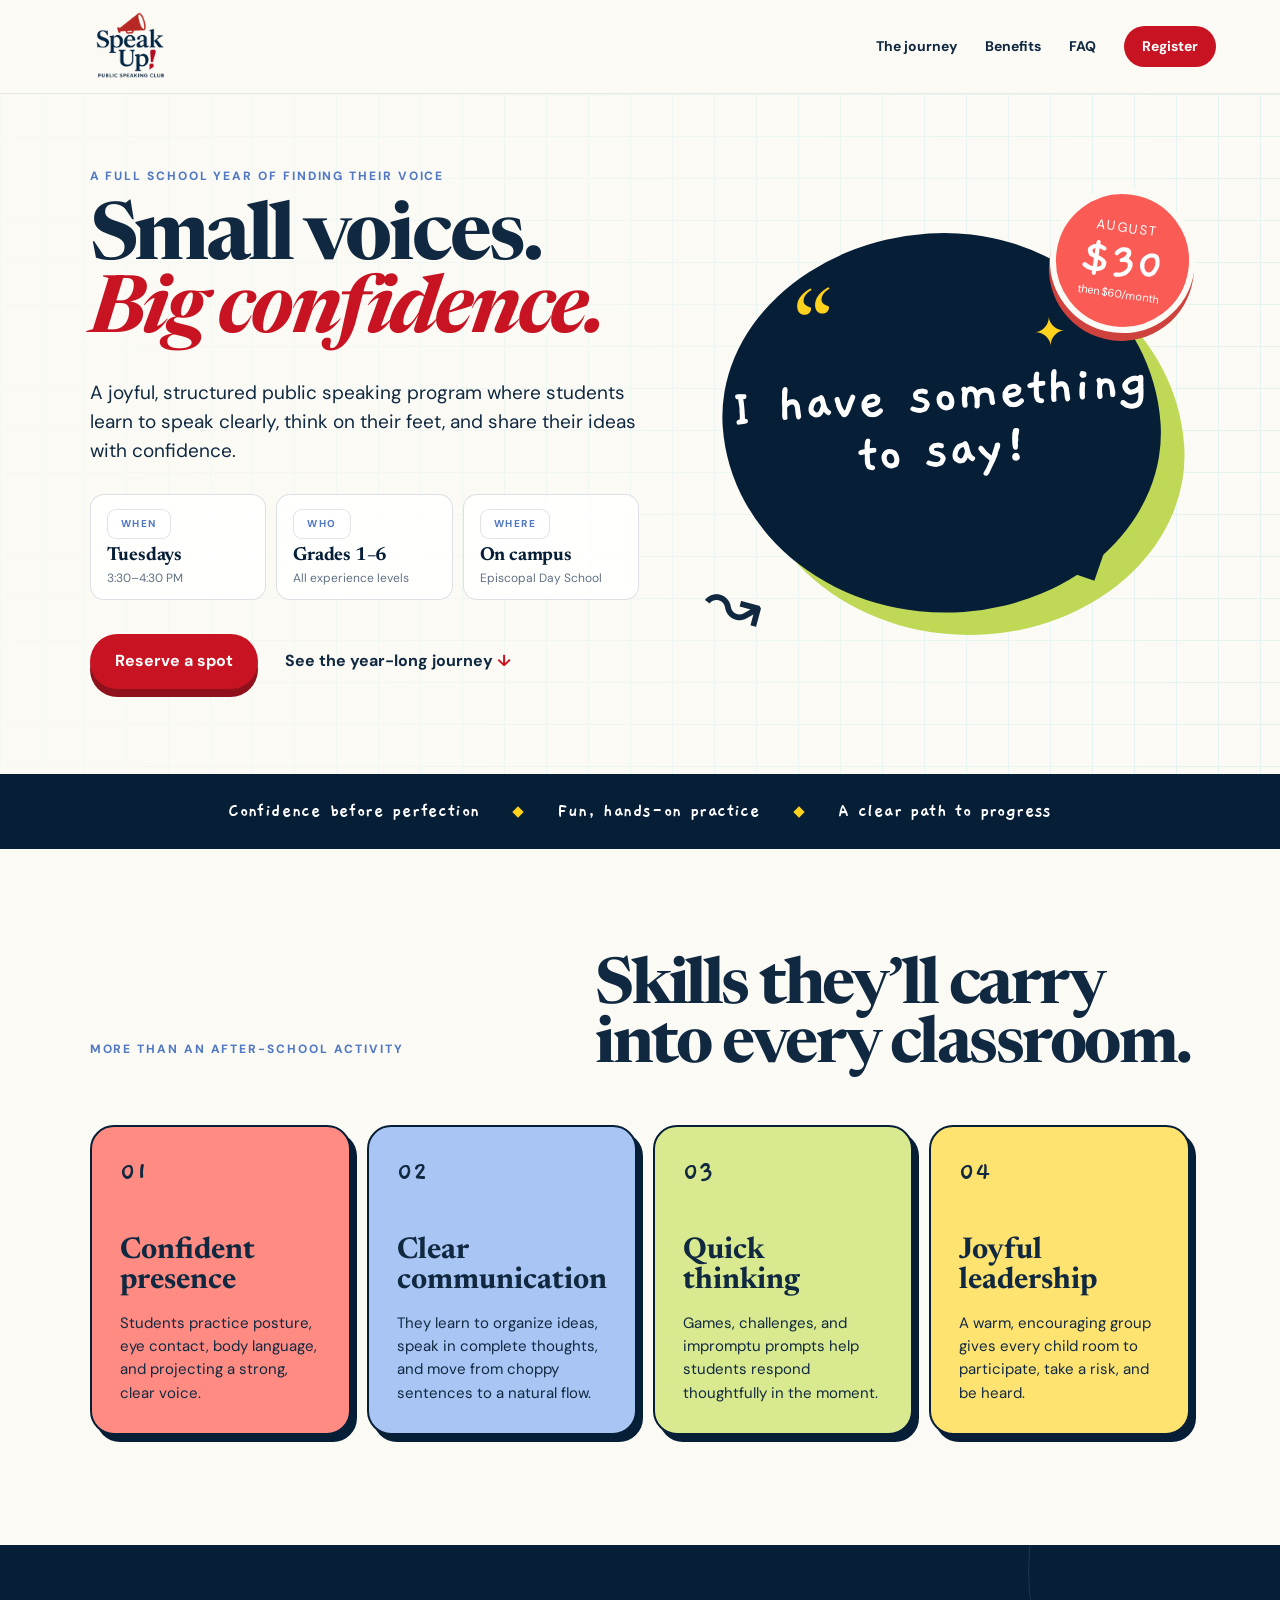
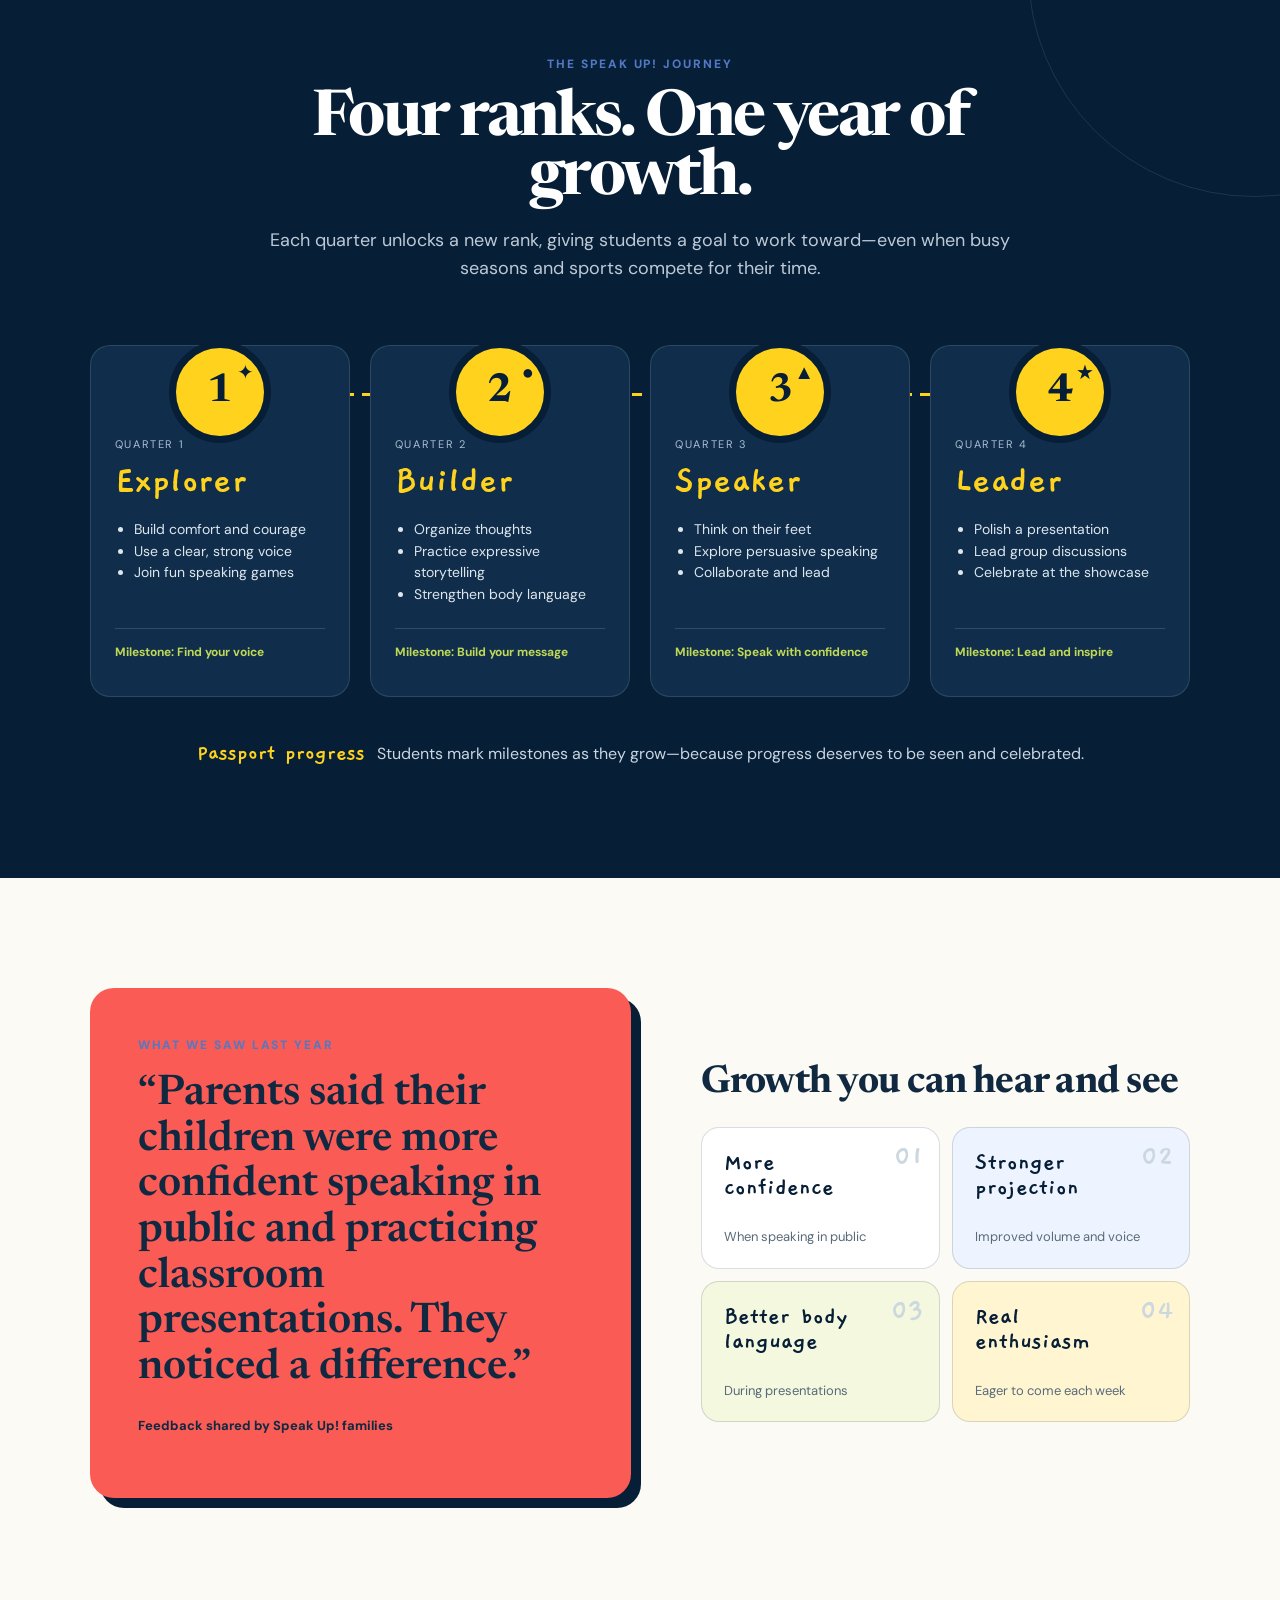
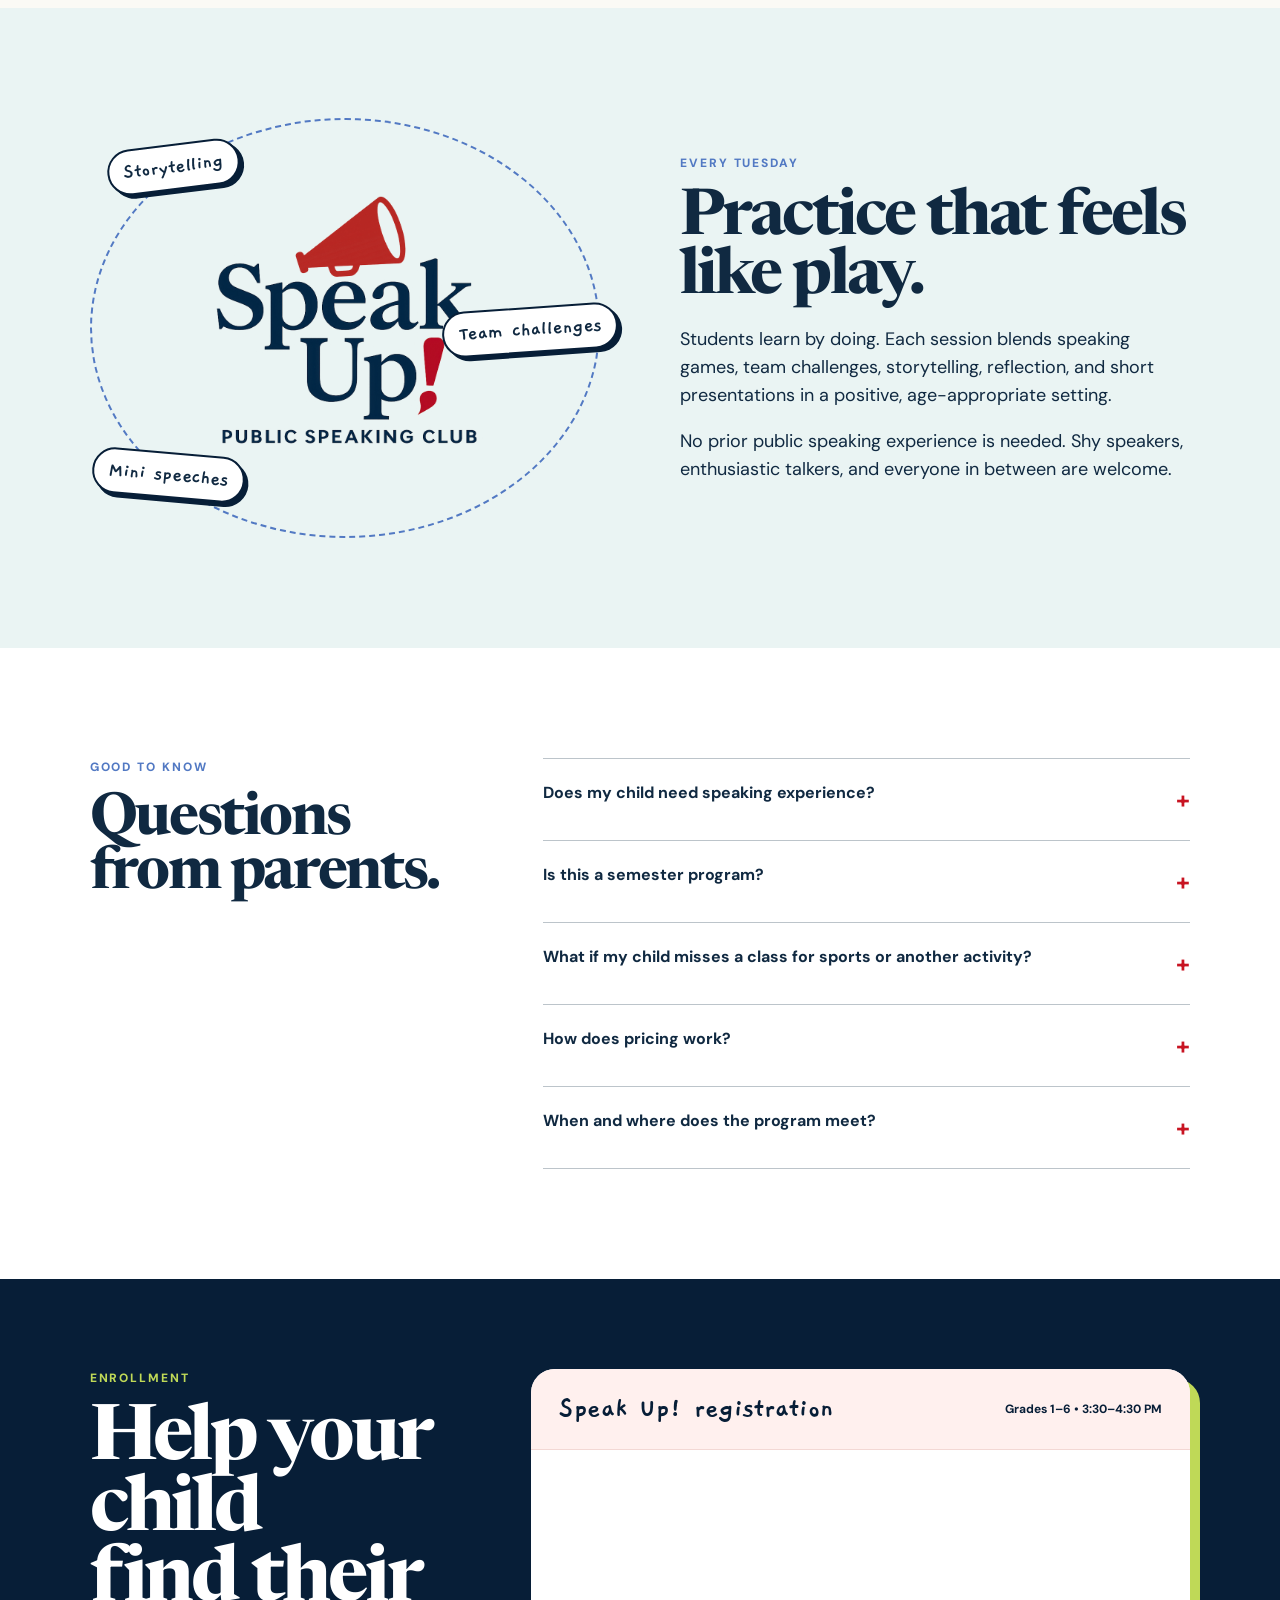
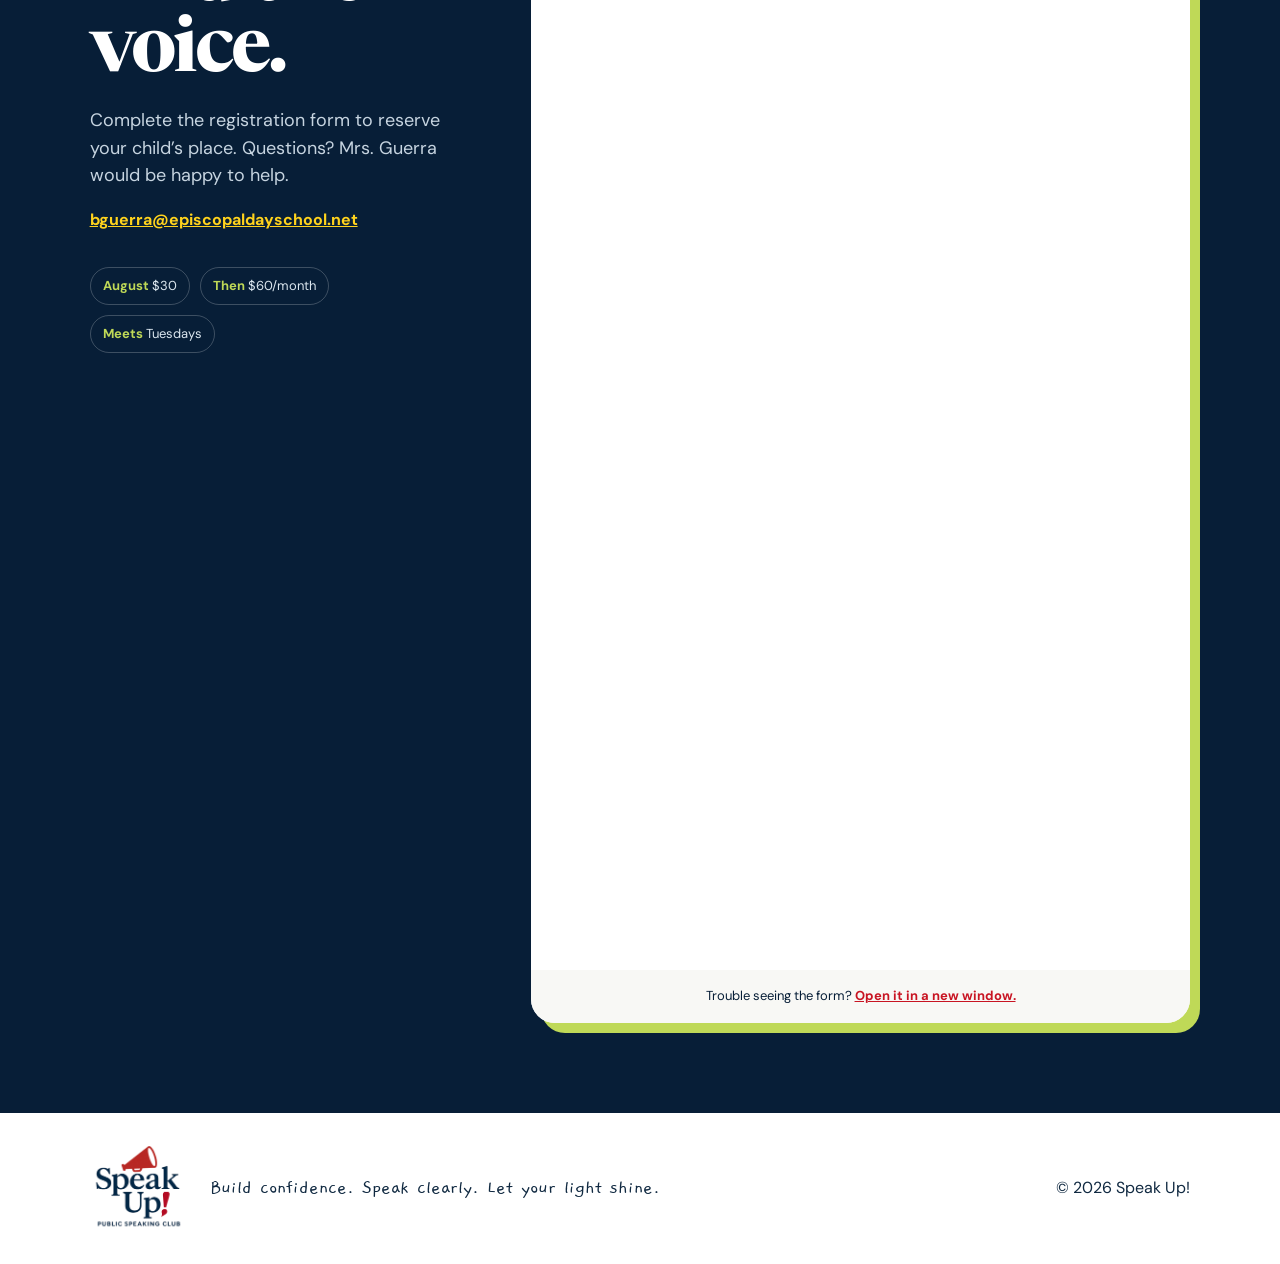
<file: index.html>
<!doctype html>
<html lang="en">
<head>
  <meta charset="utf-8">
  <meta name="viewport" content="width=device-width, initial-scale=1">
  <meta name="theme-color" content="#071e37">
  <meta name="description" content="Speak Up! is a full school-year public speaking program for students in grades 1–6 at The Episcopal Day School.">
  <title>Speak Up! | Public Speaking Program</title>
  <link rel="preconnect" href="https://fonts.googleapis.com">
  <link rel="preconnect" href="https://fonts.gstatic.com" crossorigin>
  <link href="https://fonts.googleapis.com/css2?family=DM+Sans:wght@400;500;600;700&family=Gaegu:wght@400;700&family=Newsreader:opsz,wght@6..72,600;6..72,700&display=swap" rel="stylesheet">
  <link rel="stylesheet" href="styles.css">
  <link rel="stylesheet" href="form.css">
  <link rel="stylesheet" href="polish.css">
  <script src="script.js" defer></script>
</head>
<body>
  <a class="skip-link" href="#main">Skip to content</a>
  <header class="site-header">
    <a class="brand" href="#top" aria-label="Speak Up home"><img src="assets/speak-up-logo.png" alt="Speak Up! Public Speaking Club"></a>
    <nav aria-label="Main navigation">
      <a href="#journey">The journey</a><a href="#benefits">Benefits</a><a href="#faq">FAQ</a>
      <a class="button button-small" href="#register">Register</a>
    </nav>
  </header>

  <main id="main">
    <section class="hero" id="top">
      <div class="hero-copy reveal">
        <p class="eyebrow">A full school year of finding their voice</p>
        <h1>Small voices.<br><em>Big confidence.</em></h1>
        <p class="hero-intro">A joyful, structured public speaking program where students learn to speak clearly, think on their feet, and share their ideas with confidence.</p>
        <div class="quick-facts" aria-label="Program details">
          <div class="fact"><span>When</span><strong>Tuesdays</strong><small>3:30–4:30 PM</small></div>
          <div class="fact"><span>Who</span><strong>Grades 1–6</strong><small>All experience levels</small></div>
          <div class="fact"><span>Where</span><strong>On campus</strong><small>Episcopal Day School</small></div>
        </div>
        <div class="hero-actions"><a class="button" href="#register">Reserve a spot</a><a class="text-link" href="#journey">See the year-long journey <span>↓</span></a></div>
      </div>
      <div class="hero-art reveal" aria-hidden="true">
        <div class="speech-card"><span class="quote-mark">“</span><p>I have something<br>to say!</p><span class="spark">✦</span></div>
        <div class="price-sticker"><small>August</small><strong>$30</strong><span>then $60/month</span></div>
        <div class="doodle-arrow">↝</div>
      </div>
    </section>

    <section class="proof-strip" aria-label="Program outcomes"><p>Confidence before perfection</p><i></i><p>Fun, hands-on practice</p><i></i><p>A clear path to progress</p></section>

    <section class="section intro-section" id="benefits">
      <div class="section-heading reveal"><p class="eyebrow">More than an after-school activity</p><h2>Skills they’ll carry<br>into every classroom.</h2></div>
      <div class="benefit-grid">
        <article class="benefit-card coral reveal"><span>01</span><h3>Confident presence</h3><p>Students practice posture, eye contact, body language, and projecting a strong, clear voice.</p></article>
        <article class="benefit-card blue reveal"><span>02</span><h3>Clear communication</h3><p>They learn to organize ideas, speak in complete thoughts, and move from choppy sentences to a natural flow.</p></article>
        <article class="benefit-card green reveal"><span>03</span><h3>Quick thinking</h3><p>Games, challenges, and impromptu prompts help students respond thoughtfully in the moment.</p></article>
        <article class="benefit-card yellow reveal"><span>04</span><h3>Joyful leadership</h3><p>A warm, encouraging group gives every child room to participate, take a risk, and be heard.</p></article>
      </div>
    </section>

    <section class="journey-section" id="journey">
      <div class="section journey-inner">
        <div class="section-heading centered reveal"><p class="eyebrow">The Speak Up! journey</p><h2>Four ranks. One year of growth.</h2><p>Each quarter unlocks a new rank, giving students a goal to work toward—even when busy seasons and sports compete for their time.</p></div>
        <div class="roadmap" role="list">
          <article class="rank reveal" role="listitem"><div class="rank-badge">1<span>✦</span></div><p class="season">Quarter 1</p><h3>Explorer</h3><ul><li>Build comfort and courage</li><li>Use a clear, strong voice</li><li>Join fun speaking games</li></ul><p class="unlock">Milestone: Find your voice</p></article>
          <article class="rank reveal" role="listitem"><div class="rank-badge">2<span>●</span></div><p class="season">Quarter 2</p><h3>Builder</h3><ul><li>Organize thoughts</li><li>Practice expressive storytelling</li><li>Strengthen body language</li></ul><p class="unlock">Milestone: Build your message</p></article>
          <article class="rank reveal" role="listitem"><div class="rank-badge">3<span>▲</span></div><p class="season">Quarter 3</p><h3>Speaker</h3><ul><li>Think on their feet</li><li>Explore persuasive speaking</li><li>Collaborate and lead</li></ul><p class="unlock">Milestone: Speak with confidence</p></article>
          <article class="rank reveal" role="listitem"><div class="rank-badge">4<span>★</span></div><p class="season">Quarter 4</p><h3>Leader</h3><ul><li>Polish a presentation</li><li>Lead group discussions</li><li>Celebrate at the showcase</li></ul><p class="unlock">Milestone: Lead and inspire</p></article>
        </div>
        <p class="passport-note reveal"><span>Passport progress</span> Students mark milestones as they grow—because progress deserves to be seen and celebrated.</p>
      </div>
    </section>

    <section class="section social-proof" id="growth">
      <div class="quote-panel reveal"><p class="eyebrow">What we saw last year</p><blockquote>“Parents said their children were more confident speaking in public and practicing classroom presentations. They noticed a difference.”</blockquote><p class="attribution">Feedback shared by Speak Up! families</p></div>
      <div class="outcome-list reveal"><h3>Growth you can hear and see</h3><ul><li><b>More confidence</b><span>When speaking in public</span></li><li><b>Stronger projection</b><span>Improved volume and voice</span></li><li><b>Better body language</b><span>During presentations</span></li><li><b>Real enthusiasm</b><span>Eager to come each week</span></li></ul></div>
    </section>

    <section class="section weekly">
      <div class="weekly-art reveal"><img src="assets/speak-up-logo.png" alt=""><span class="orbit orbit-one">Storytelling</span><span class="orbit orbit-two">Mini speeches</span><span class="orbit orbit-three">Team challenges</span></div>
      <div class="weekly-copy reveal"><p class="eyebrow">Every Tuesday</p><h2>Practice that feels like play.</h2><p>Students learn by doing. Each session blends speaking games, team challenges, storytelling, reflection, and short presentations in a positive, age-appropriate setting.</p><p>No prior public speaking experience is needed. Shy speakers, enthusiastic talkers, and everyone in between are welcome.</p></div>
    </section>

    <section class="faq-section" id="faq">
      <div class="section faq-inner"><div class="section-heading reveal"><p class="eyebrow">Good to know</p><h2>Questions from parents.</h2></div>
        <div class="accordion">
          <details class="reveal"><summary>Does my child need speaking experience?<span>+</span></summary><p>Not at all. Speak Up! is designed to meet students where they are and build confidence through small, encouraging steps.</p></details>
          <details class="reveal"><summary>Is this a semester program?<span>+</span></summary><p>Speak Up! follows the full school year. Skills build from quarter to quarter, with four ranks and a culminating showcase.</p></details>
          <details class="reveal"><summary>What if my child misses a class for sports or another activity?<span>+</span></summary><p>The rank system makes it easy to see where your child is in the journey. Activities reinforce core skills throughout the year so students can rejoin with confidence.</p></details>
          <details class="reveal"><summary>How does pricing work?<span>+</span></summary><p>August is $30. After that, tuition is $60 per month. Payment may be made by cash, check, Venmo, or Cash App.</p></details>
          <details class="reveal"><summary>When and where does the program meet?<span>+</span></summary><p>Tuesdays from 3:30 to 4:30 PM at The Episcopal Day School. The program is open to students in grades 1 through 6.</p></details>
        </div>
      </div>
    </section>

    <section class="register-section" id="register">
      <div class="register-copy reveal"><p class="eyebrow light">Enrollment</p><h2>Help your child<br>find their voice.</h2><p>Complete the registration form to reserve your child’s place. Questions? Mrs. Guerra would be happy to help.</p><a href="mailto:bguerra@episcopaldayschool.net">bguerra@episcopaldayschool.net</a><div class="registration-details"><span><strong>August</strong> $30</span><span><strong>Then</strong> $60/month</span><span><strong>Meets</strong> Tuesdays</span></div></div>
      <div class="form-card reveal"><div class="form-card-heading"><p>Speak Up! registration</p><span>Grades 1–6 • 3:30–4:30 PM</span></div><iframe title="Speak Up registration form" src="https://form.jotform.com/252179167619164" loading="lazy" allow="geolocation; microphone; camera; fullscreen" referrerpolicy="strict-origin-when-cross-origin"></iframe><p class="form-fallback">Trouble seeing the form? <a href="https://form.jotform.com/252179167619164" target="_blank" rel="noopener">Open it in a new window.</a></p></div>
    </section>
  </main>

  <footer><img src="assets/speak-up-logo.png" alt="Speak Up!"><p>Build confidence. Speak clearly. Let your light shine.</p><p>© <span id="year"></span> Speak Up!</p></footer>
</body>
</html>
</file>
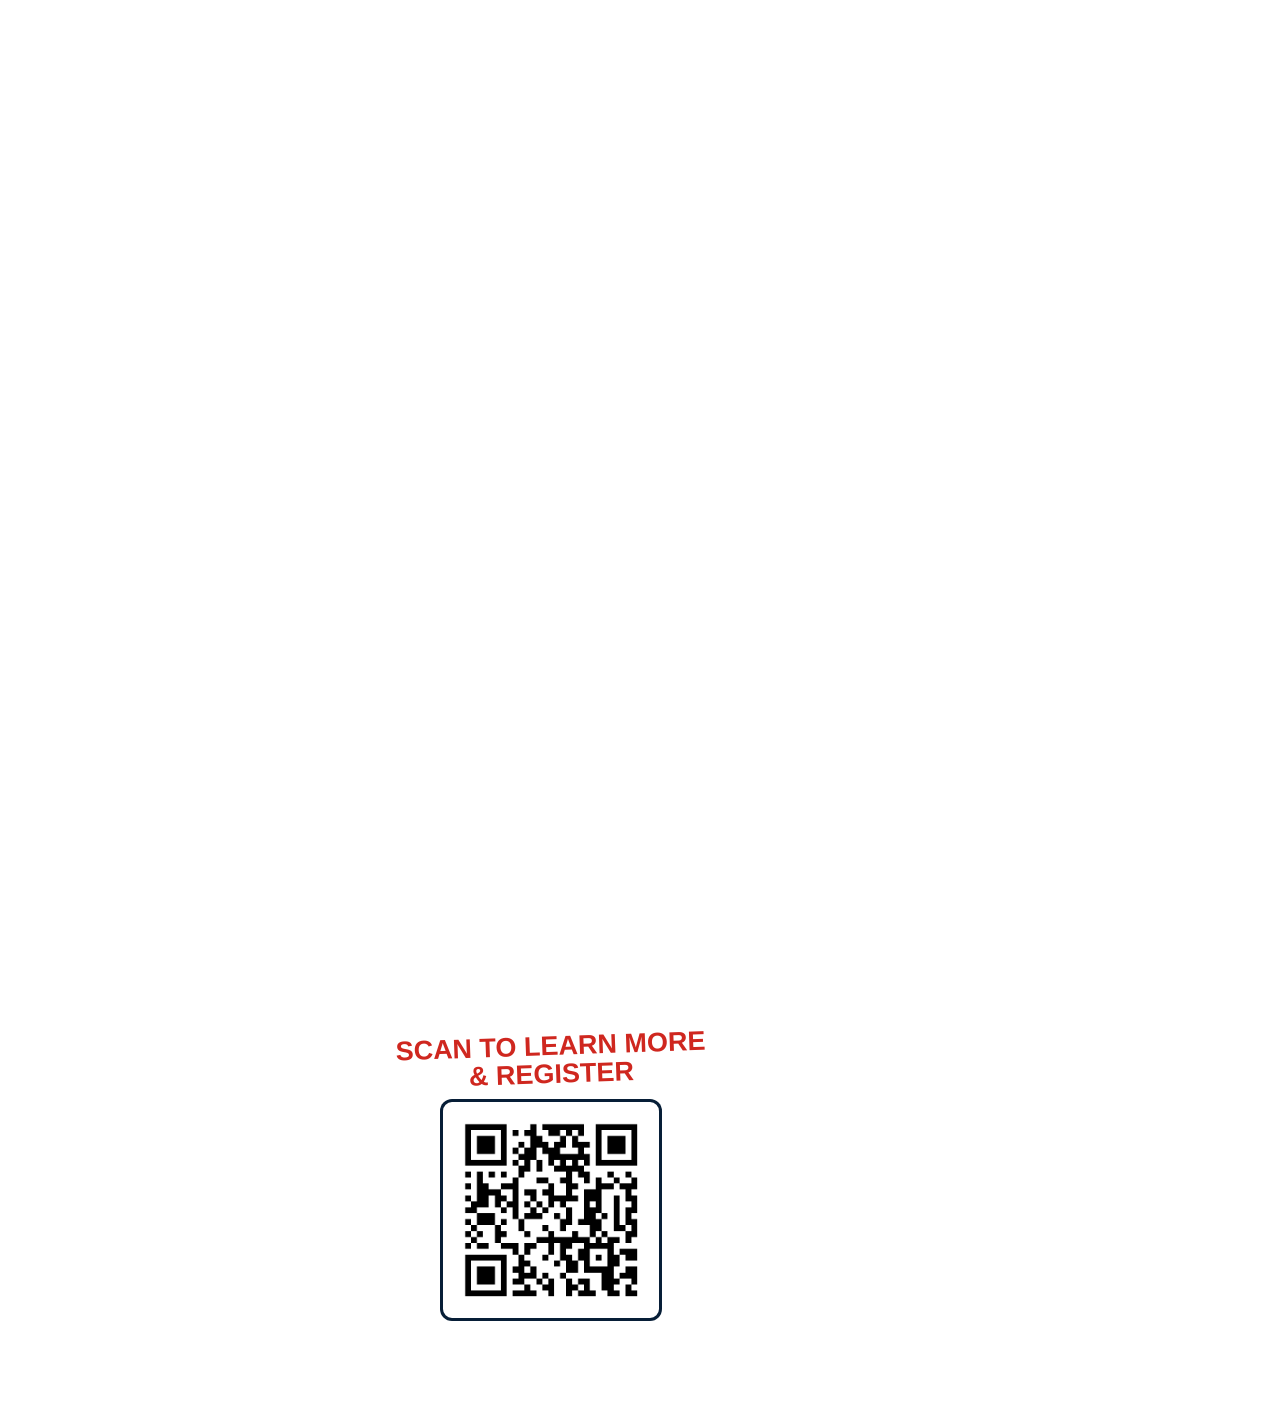
<file: flyer-preview.html>
<!doctype html><html lang="en"><head><meta charset="utf-8"><title>Speak Up! Flyer</title><style>*{box-sizing:border-box}html,body{margin:0;background:#fff}.flyer{position:relative;width:1102px;height:1427px;overflow:hidden;background:url('assets/flyer-base-v2.png') center/100% 100% no-repeat}.callout{position:absolute;left:381px;top:1032px;width:340px;text-align:center;color:#cf271f;font:700 27px/1.05 "Arial Rounded MT Bold",Arial,sans-serif;transform:rotate(-2deg);text-shadow:0 2px #fff}.qr{position:absolute;left:443px;top:1102px;width:216px;height:216px;background:#fff;border:10px solid #fff;box-shadow:0 0 0 3px #071e37;border-radius:9px}</style></head><body><main class="flyer"><div class="callout">SCAN TO LEARN MORE<br>&amp; REGISTER</div><img class="qr" src="assets/landing-page-qr.png" alt="QR code to the Speak Up landing page"></main></body></html>
</file>
<file: styles.css>
:root{--navy:#071e37;--blue:#5279c3;--coral:#fa5b55;--red:#c81422;--green:#bfd957;--yellow:#ffd31d;--paper:#fbfaf5;--ink:#102941;--line:#c8ebeb;--white:#fff;--radius:24px;--sans:"DM Sans",sans-serif;--serif:"Newsreader",serif;--hand:"Gaegu",cursive}*{box-sizing:border-box}html{scroll-behavior:smooth}body{margin:0;color:var(--ink);background:var(--paper);font-family:var(--sans);line-height:1.55}a{color:inherit}img{max-width:100%;display:block}.skip-link{position:absolute;left:-999px;top:8px;background:#fff;padding:10px;z-index:99}.skip-link:focus{left:8px}.site-header{height:94px;display:flex;align-items:center;justify-content:space-between;padding:12px clamp(22px,5vw,78px);background:rgba(251,250,245,.93);backdrop-filter:blur(10px);position:sticky;top:0;z-index:20;border-bottom:1px solid rgba(7,30,55,.08)}.brand img{width:132px;height:70px;object-fit:contain}.site-header nav{display:flex;align-items:center;gap:28px}.site-header nav a{text-decoration:none;font-size:14px;font-weight:700}.button{display:inline-flex;align-items:center;justify-content:center;background:var(--red);color:white;text-decoration:none;border-radius:999px;padding:15px 25px;font-weight:700;box-shadow:0 8px 0 #8e111c;transition:.2s}.button:hover{transform:translateY(-2px);box-shadow:0 10px 0 #8e111c}.button-small{padding:10px 18px;box-shadow:none}.hero{min-height:680px;display:grid;grid-template-columns:1.06fr .94fr;align-items:center;gap:5vw;padding:70px clamp(24px,7vw,110px) 82px;overflow:hidden;background-image:linear-gradient(var(--line) 1px,transparent 1px),linear-gradient(90deg,var(--line) 1px,transparent 1px);background-size:42px 42px;position:relative}.hero:before{content:"";position:absolute;inset:0;background:linear-gradient(90deg,rgba(251,250,245,.92),rgba(251,250,245,.55))}.hero>*{position:relative}.eyebrow{text-transform:uppercase;letter-spacing:.16em;font-size:12px;font-weight:800;color:var(--blue);margin:0 0 18px}.hero h1,.section h2,.journey-section h2,.faq-section h2,.register-section h2{font:700 clamp(50px,6.2vw,92px)/.92 var(--serif);letter-spacing:-.04em;margin:0}.hero h1 em{color:var(--red);font-style:italic}.hero-intro{font-size:19px;max-width:650px;margin:28px 0}.quick-facts{display:flex;flex-wrap:wrap;gap:8px;margin-bottom:34px}.quick-facts span{background:#fff;border:1px solid rgba(7,30,55,.12);padding:9px 13px;border-radius:9px;font-size:14px}.hero-actions{display:flex;align-items:center;gap:27px}.text-link{font-weight:700;text-decoration:none}.text-link span{color:var(--red)}.hero-art{height:480px;position:relative}.speech-card{position:absolute;inset:45px 30px 55px 20px;background:var(--navy);color:#fff;border-radius:50% 50% 48% 52% / 47% 54% 46% 53%;display:grid;place-content:center;text-align:center;transform:rotate(-4deg);box-shadow:22px 24px 0 var(--green)}.speech-card:after{content:"";position:absolute;right:32px;bottom:-23px;border:45px solid transparent;border-top-color:var(--navy);transform:rotate(-22deg)}.speech-card p{font:700 clamp(38px,4.5vw,66px)/.95 var(--hand);margin:0}.quote-mark{font:100px/0 var(--serif);color:var(--yellow);position:absolute;left:18%;top:25%}.spark{position:absolute;right:20%;top:20%;color:var(--yellow);font-size:40px}.price-sticker{position:absolute;right:-5px;top:0;background:var(--coral);color:#fff;border-radius:50%;width:145px;height:145px;display:flex;flex-direction:column;align-items:center;justify-content:center;transform:rotate(8deg);border:6px solid var(--paper);box-shadow:0 8px 0 #ce413c}.price-sticker small{text-transform:uppercase;letter-spacing:.12em}.price-sticker strong{font:700 48px/1 var(--hand)}.price-sticker span{font-size:11px}.doodle-arrow{position:absolute;left:0;bottom:15px;font:70px var(--hand);transform:rotate(15deg)}.proof-strip{min-height:75px;padding:20px 6vw;background:var(--navy);color:#fff;display:flex;justify-content:center;align-items:center;gap:35px;font:700 20px var(--hand);letter-spacing:.02em}.proof-strip p{margin:0}.proof-strip i{width:8px;height:8px;background:var(--yellow);transform:rotate(45deg)}.section{padding:110px clamp(24px,7vw,110px)}.section-heading{display:flex;justify-content:space-between;align-items:flex-end;margin-bottom:48px}.section-heading h2{font-size:clamp(44px,5vw,72px)}.benefit-grid{display:grid;grid-template-columns:repeat(4,1fr);gap:16px}.benefit-card{min-height:310px;padding:28px;border-radius:var(--radius);border:2px solid var(--navy);box-shadow:6px 7px 0 var(--navy);display:flex;flex-direction:column}.benefit-card span{font:700 28px var(--hand)}.benefit-card h3{font:700 30px/1 var(--serif);margin:auto 0 16px}.benefit-card p{margin:0;font-size:15px}.coral{background:#ff8b83}.blue{background:#a8c5f4}.green{background:#d8e98f}.yellow{background:#ffe371}.journey-section{background:var(--navy);color:#fff;position:relative;overflow:hidden}.journey-section:before{content:"";position:absolute;width:450px;height:450px;border:1px solid rgba(255,255,255,.1);border-radius:50%;right:-200px;top:-200px}.centered{display:block;text-align:center;max-width:750px;margin:0 auto 62px}.centered h2{font-size:clamp(44px,5vw,70px)}.centered>p:last-child{color:#bdcad6;font-size:18px}.roadmap{display:grid;grid-template-columns:repeat(4,1fr);position:relative;gap:20px}.roadmap:before{content:"";height:3px;background:repeating-linear-gradient(90deg,var(--yellow) 0 10px,transparent 10px 18px);position:absolute;left:10%;right:10%;top:48px}.rank{position:relative;background:#102e4b;border:1px solid rgba(255,255,255,.12);border-radius:20px;padding:78px 24px 22px}.rank-badge{position:absolute;top:0;left:50%;transform:translate(-50%,-5px);height:102px;width:102px;border-radius:50%;display:grid;place-items:center;background:var(--yellow);border:7px solid var(--navy);color:var(--navy);font:700 40px var(--serif);z-index:2}.rank-badge span{font:20px var(--sans);position:absolute;right:10px;top:11px}.season{font-size:11px;text-transform:uppercase;letter-spacing:.15em;color:#a9bdd0;margin:12px 0 3px}.rank h3{font:700 39px var(--hand);margin:0;color:var(--yellow)}.rank ul{padding-left:19px;color:#dde6ed;font-size:14px;min-height:95px}.unlock{border-top:1px solid rgba(255,255,255,.15);padding-top:14px;font-size:12px;font-weight:700;color:var(--green)}.passport-note{text-align:center;margin:42px 0 0;color:#c9d5df}.passport-note span{font:700 23px var(--hand);color:var(--yellow);margin-right:8px}.social-proof{display:grid;grid-template-columns:1.05fr .95fr;gap:70px;align-items:center}.quote-panel{background:var(--coral);padding:48px;border-radius:var(--radius);box-shadow:10px 10px 0 var(--navy)}blockquote{font:600 clamp(30px,3.3vw,49px)/1.08 var(--serif);margin:0 0 25px}.attribution{font-weight:700;font-size:13px}.outcome-list h3{font:700 36px var(--serif)}.outcome-list ul{list-style:none;padding:0}.outcome-list li{display:flex;justify-content:space-between;padding:18px 0;border-bottom:1px solid #c7c7c2;gap:20px}.outcome-list b{font-family:var(--hand);font-size:23px}.outcome-list span{text-align:right;color:#536170;font-size:14px}.weekly{display:grid;grid-template-columns:1fr 1fr;gap:80px;align-items:center;background:#eaf4f3}.weekly-art{min-height:420px;border:2px dashed var(--blue);border-radius:50%;display:grid;place-items:center;position:relative}.weekly-art img{width:58%}.orbit{position:absolute;background:#fff;border:2px solid var(--navy);box-shadow:4px 4px 0 var(--navy);padding:8px 14px;border-radius:999px;font:700 21px var(--hand)}.orbit-one{top:6%;left:3%;transform:rotate(-7deg)}.orbit-two{bottom:9%;left:0;transform:rotate(5deg)}.orbit-three{right:-4%;top:45%;transform:rotate(-4deg)}.weekly-copy h2{font-size:clamp(45px,5vw,68px)}.weekly-copy>p:not(.eyebrow){font-size:18px}.faq-section{background:#fff}.faq-inner{display:grid;grid-template-columns:.72fr 1.28fr;gap:90px}.faq-inner .section-heading{display:block}.faq-inner h2{font-size:clamp(43px,4.6vw,66px)}details{border-top:1px solid #bcc4ca}details:last-child{border-bottom:1px solid #bcc4ca}summary{list-style:none;cursor:pointer;padding:22px 0;font-weight:700;display:flex;justify-content:space-between;gap:20px}summary::-webkit-details-marker{display:none}summary span{font-size:24px;color:var(--red);transition:.2s}details[open] summary span{transform:rotate(45deg)}details p{margin:0 35px 22px 0;color:#506273}.register-section{background:var(--navy);color:#fff;padding:90px clamp(24px,10vw,160px);display:grid;grid-template-columns:1fr 420px;gap:80px;align-items:center}.register-section h2{font-size:clamp(52px,6vw,82px)}.register-copy>p:not(.eyebrow){font-size:18px;color:#c6d4e0;max-width:550px}.register-copy>a{color:var(--yellow);font-weight:700}.light{color:var(--green)}.register-card{background:#fff;color:var(--navy);padding:25px;border-radius:24px;box-shadow:10px 10px 0 var(--green);display:grid;grid-template-columns:140px 1fr;gap:20px;align-items:center}.qr-wrap{padding:8px;border:2px solid var(--navy);border-radius:12px}.register-card p{margin:0}.register-card p strong,.register-card p span{display:block}.register-card p strong{font:700 27px var(--hand)}.register-card p span{font-size:13px}.price-line{grid-column:1/-1;background:#fff0ee;border-radius:13px;padding:12px 16px;display:flex;align-items:center;justify-content:space-between;font-size:12px}.price-line strong{font:700 33px var(--serif);color:var(--red)}footer{padding:32px clamp(24px,7vw,110px);display:flex;align-items:center;gap:25px;background:#fff}footer img{width:95px}footer p:nth-child(2){font-family:var(--hand);font-size:20px;margin-right:auto}.reveal{opacity:0;transform:translateY(18px);transition:opacity .65s ease,transform .65s ease}.reveal.visible{opacity:1;transform:none}@media(prefers-reduced-motion:reduce){html{scroll-behavior:auto}.reveal{opacity:1;transform:none;transition:none}.button{transition:none}}@media(max-width:950px){.site-header nav>a:not(.button){display:none}.hero{grid-template-columns:1fr;min-height:auto}.hero-art{height:380px;max-width:600px;width:100%;margin:auto}.benefit-grid{grid-template-columns:1fr 1fr}.roadmap{grid-template-columns:1fr 1fr;gap:68px 18px}.roadmap:before{display:none}.social-proof,.weekly,.faq-inner{grid-template-columns:1fr}.register-section{grid-template-columns:1fr;}.register-card{max-width:450px}.section-heading{display:block}}@media(max-width:600px){.site-header{height:78px}.brand img{width:105px}.hero{padding-top:48px}.hero h1{font-size:54px}.hero-intro{font-size:17px}.hero-actions{align-items:flex-start;flex-direction:column}.hero-art{height:300px}.speech-card{inset:35px 12px 35px 0}.price-sticker{width:112px;height:112px}.price-sticker strong{font-size:38px}.quick-facts{display:grid}.proof-strip{flex-direction:column;gap:3px;text-align:center}.proof-strip i{display:none}.section{padding-top:76px;padding-bottom:76px}.benefit-grid,.roadmap{grid-template-columns:1fr}.benefit-card{min-height:260px}.rank{margin-top:38px}.social-proof{gap:48px}.quote-panel{padding:32px}.weekly-art{min-height:300px}.orbit{font-size:17px}.register-section{padding-top:70px;padding-bottom:70px}.register-card{grid-template-columns:105px 1fr}.price-line{flex-wrap:wrap}.price-line span:last-child{width:100%;text-align:center}footer{flex-wrap:wrap}footer p:nth-child(2){width:100%;order:3}}
</file>
<file: form.css>
.register-section{padding:90px clamp(24px,7vw,110px);grid-template-columns:minmax(280px,.72fr) minmax(520px,1.28fr);gap:70px;align-items:start}.register-copy{position:sticky;top:125px}.registration-details{display:flex;flex-wrap:wrap;gap:10px;margin-top:34px}.registration-details span{border:1px solid rgba(255,255,255,.22);border-radius:999px;padding:8px 12px;font-size:13px;color:#dce7ef}.registration-details strong{color:var(--green)}.form-card{background:#fff;color:var(--navy);border-radius:24px;overflow:hidden;box-shadow:10px 10px 0 var(--green)}.form-card-heading{padding:22px 28px;background:#fff0ee;border-bottom:1px solid #f3d8d4;display:flex;align-items:center;justify-content:space-between;gap:20px}.form-card-heading p{font:700 29px var(--hand);margin:0}.form-card-heading span{font-size:12px;font-weight:700}.form-card iframe{display:block;width:100%;height:1120px;border:0;background:#fff}.form-fallback{margin:0;padding:16px 24px;text-align:center;background:#f8f8f5;font-size:13px}.form-fallback a{color:var(--red);font-weight:700}@media(max-width:950px){.register-section{grid-template-columns:1fr}.register-copy{position:static}.form-card{max-width:760px}}@media(max-width:600px){.form-card-heading{display:block}.form-card-heading span{display:block;margin-top:4px}.form-card iframe{height:1200px}}
</file>
<file: polish.css>
.quick-facts{display:grid;grid-template-columns:repeat(3,minmax(0,1fr));gap:10px;max-width:720px}.quick-facts .fact{background:rgba(255,255,255,.88);border:1px solid rgba(7,30,55,.13);border-radius:14px;padding:14px 16px;min-width:0;display:flex;flex-direction:column;align-items:flex-start}.quick-facts .fact>span{font-size:10px;font-weight:800;line-height:1;text-transform:uppercase;letter-spacing:.15em;color:var(--blue);margin-bottom:7px}.quick-facts .fact>strong{font:700 19px/1.05 var(--serif);letter-spacing:-.01em;color:var(--navy)}.quick-facts .fact>small{font-size:12px;line-height:1.2;color:#607184;margin-top:5px}.outcome-list h3{font:700 clamp(32px,3vw,42px)/1.05 var(--serif);letter-spacing:-.02em;margin:0 0 24px}.outcome-list ul{counter-reset:outcome;display:grid;grid-template-columns:repeat(2,minmax(0,1fr));gap:12px;list-style:none;padding:0;margin:0}.outcome-list li{counter-increment:outcome;position:relative;display:flex;flex-direction:column;align-items:flex-start;justify-content:flex-end;min-height:138px;padding:22px;border:1px solid rgba(7,30,55,.15);border-radius:18px;background:#fff;overflow:hidden}.outcome-list li:before{content:"0" counter(outcome);position:absolute;right:15px;top:9px;font:700 30px var(--hand);color:#ccd8df}.outcome-list li:nth-child(2){background:#eef4ff}.outcome-list li:nth-child(3){background:#f3f8df}.outcome-list li:nth-child(4){background:#fff5d0}.outcome-list li b{font:700 25px/1 var(--hand);color:var(--navy);margin:0 36px 8px 0}.outcome-list li span{text-align:left;color:#596a7a;font-size:13px;line-height:1.35}.outcome-list li{border-bottom:1px solid rgba(7,30,55,.15)}@media(max-width:700px){.quick-facts{grid-template-columns:1fr}.quick-facts .fact{display:grid;grid-template-columns:58px 1fr;column-gap:10px;align-items:baseline}.quick-facts .fact>span{grid-row:1/3;margin:0}.quick-facts .fact>small{margin-top:3px}.outcome-list ul{grid-template-columns:1fr}.outcome-list li{min-height:112px}}
</file>
